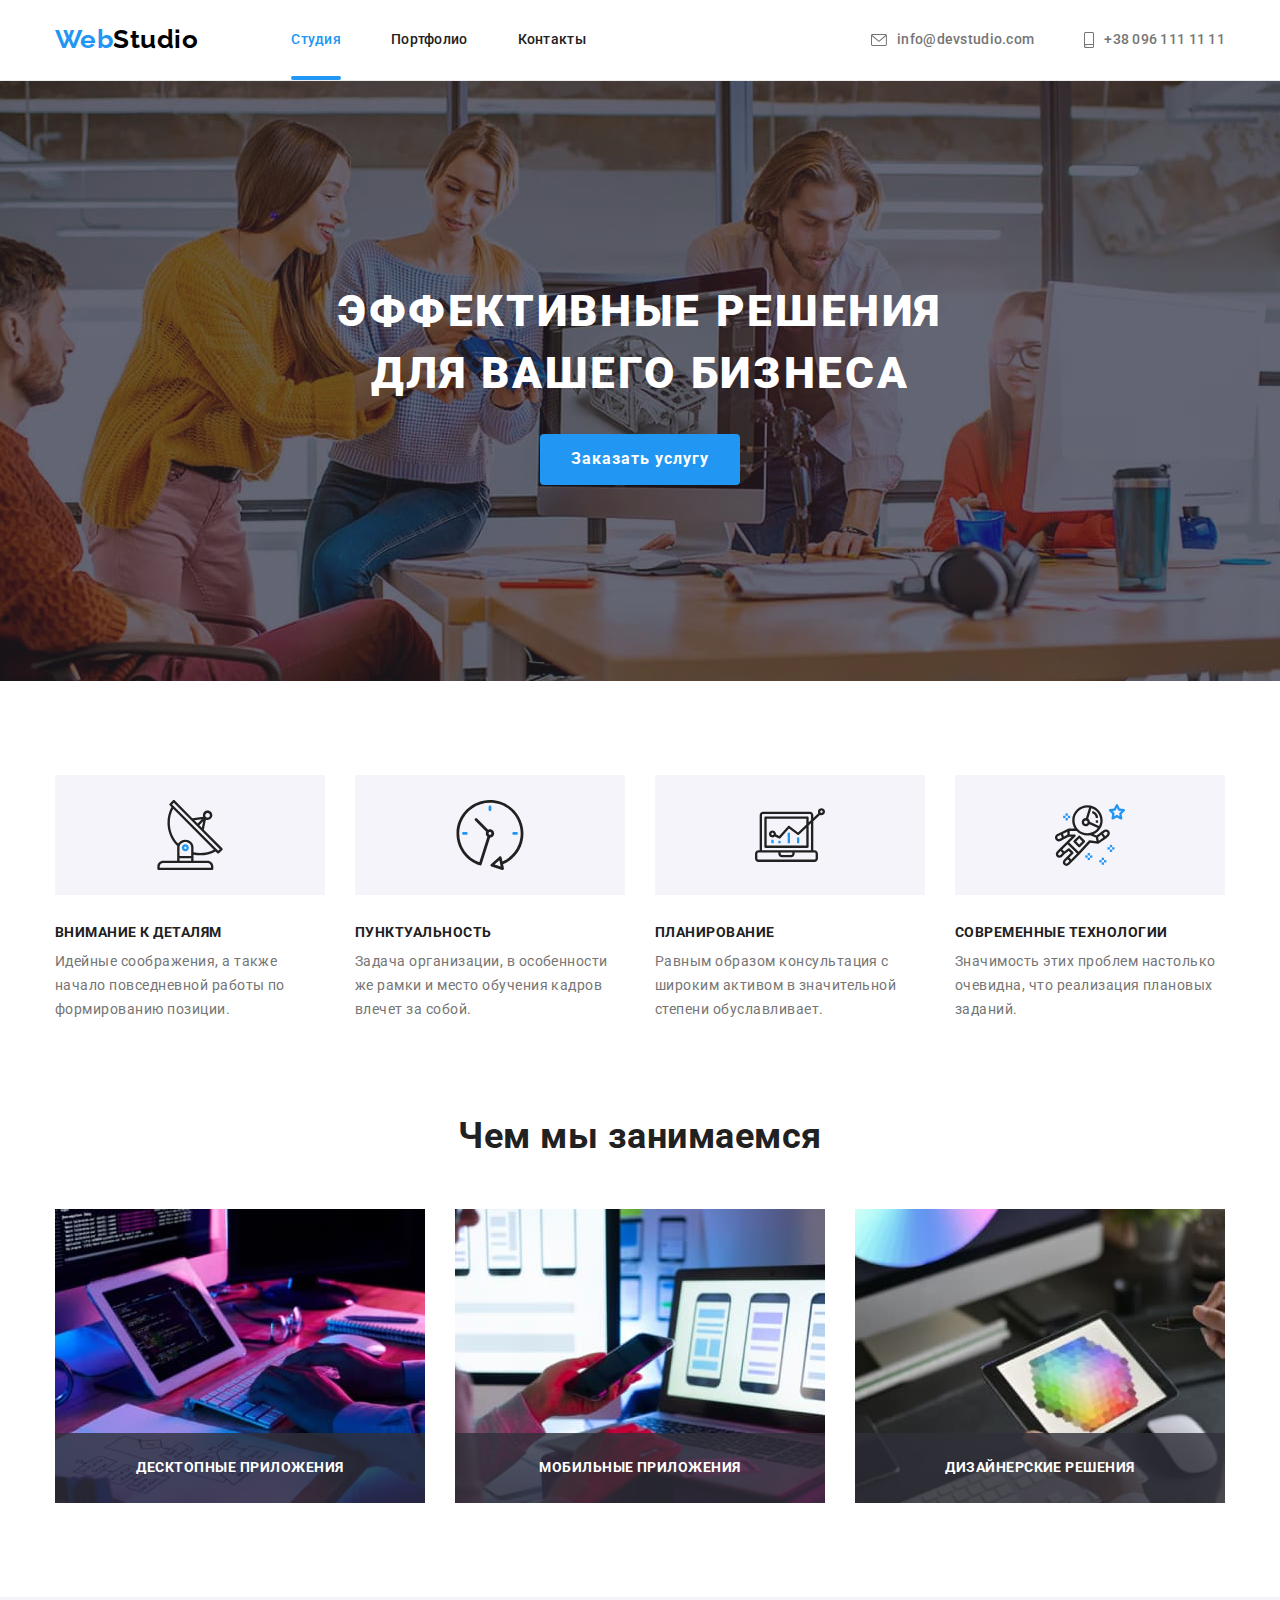
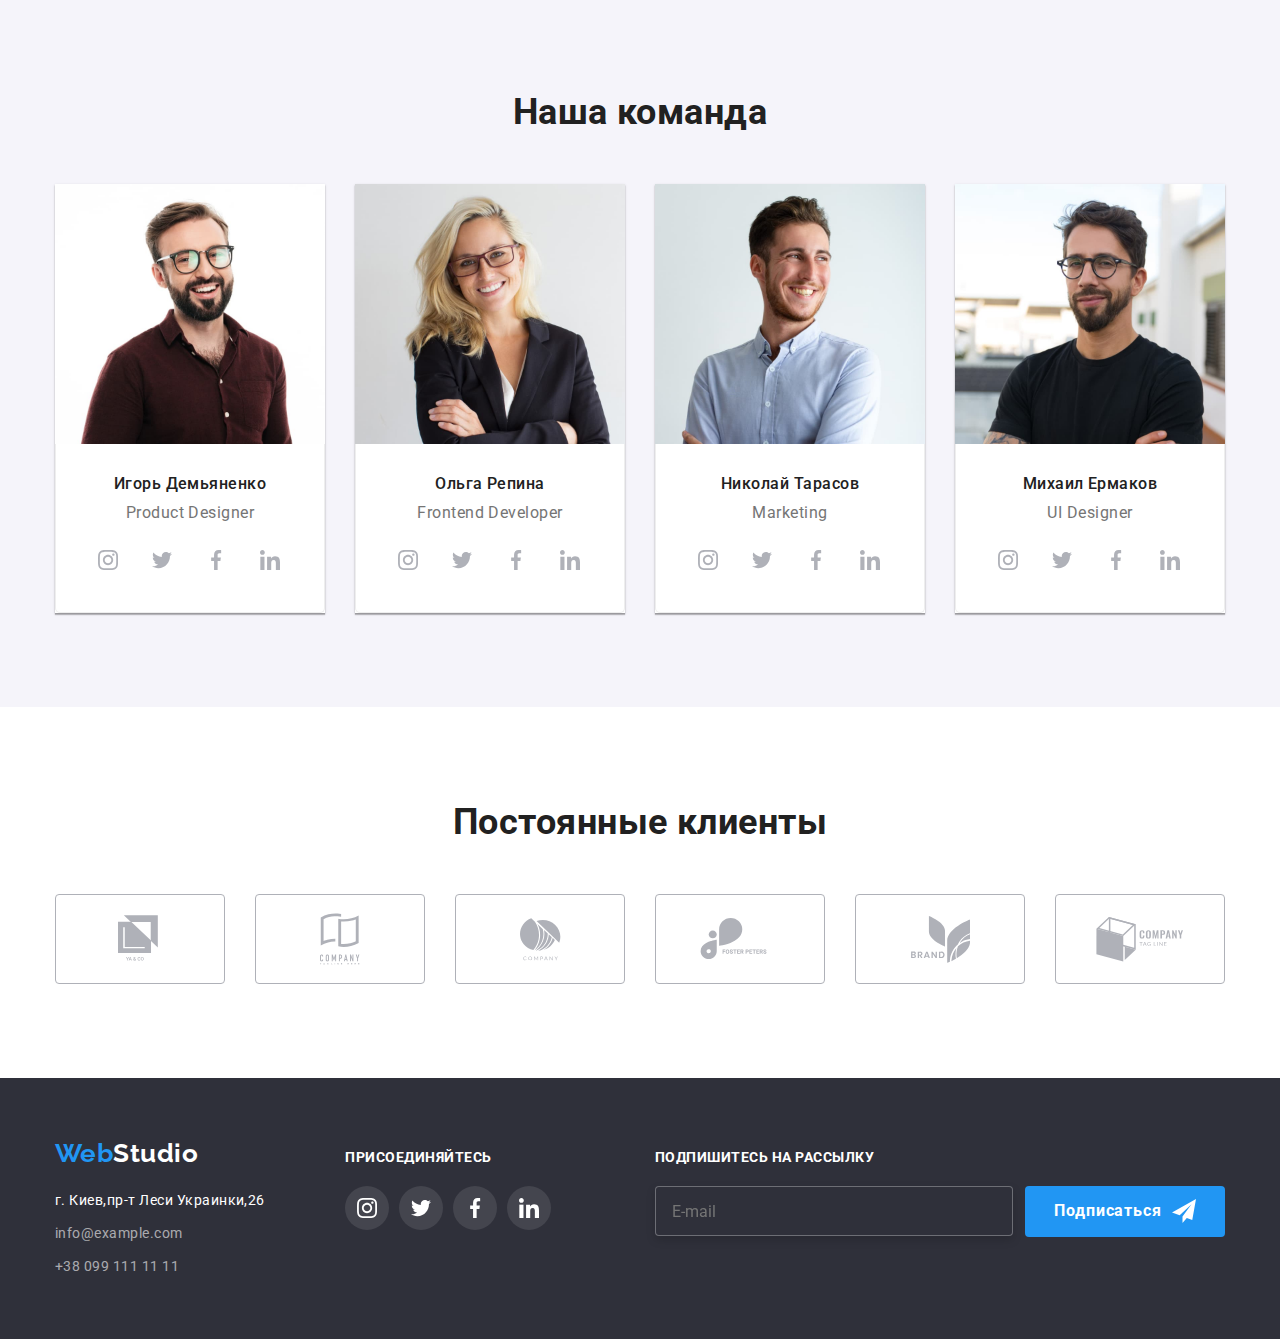
<file: index.html>
<!DOCTYPE html>
<html lang="ru">
<head>
    <meta charset="UTF-8">
    <meta name="viewport" content="width=device-width, initial-scale=1.0">
    <title>WebStudio</title>
    <link rel="preconnect" href="https://fonts.gstatic.com">

    <link href="https://fonts.googleapis.com/css2?family=Raleway:wght@700&family=Roboto:wght@400;500;700;900&display=swap" rel="stylesheet">
   
    <link rel="stylesheet" href="./css/main.min.css">
</head>
<body>
    
<header class="header">
    
        <div class="container header-main"> 
              <nav class="menu-nav" >
                    <a href="./index.html" ><span class="web">Web</span><span class="studio">Studio</span> </a>
                    <ul class="site-nav " >
                       <li> 
                           <a class="site-nav__link current" href="./index.html"> Студия</a>
                       </li>
                       <li> 
                           <a class="site-nav__link" href="./portfolio.html"> Портфолио</a>
                       </li>
                       <li> <a class="site-nav__link" href=""> Контакты</a></li>
                   </ul>
              </nav>
   
                <ul class="auth-nav list">
                    <li> 
                       
                        <a class="auth-nav__contact " href="info@devstudio.com"> 
                            
                            <svg width="16px" height="12px" class="envelope">
                            <use href="./images/icon/sprinte.svg#icon-envelope"></use>
                        </svg> info@devstudio.com</a>
                   </li>
                    <li> 
                        
                        <a class="auth-nav__contact " href=" +380961111111"> 

                            <svg width="10px" height="16px" class="smartphone">
                            <use href="./images/icon/sprinte.svg#icon-smartphone"></use>
                        </svg> +38 096 111 11 11</a>
                    </li>
               </ul>
         </div>
</header>

<main>
     <!--Блок герой (Баннер)-->
    <section class="section-hero big-banner">

        <div class="container ">
            
         <h1 class="section-hero__maim-title">Эффективные решения для вашего бизнеса</h1>
         <button data-open-modal class="big-button" type="button">Заказать услугу</button>
            
        </div>
        
    </section>
    <!--Почему именно мы-->
    <section class="section-title" >
        <div class="container">
            <ul class="advantage" >
                <li>
                    <div class=" advantage__item ">
                        <svg  width="70" height="70" >
                            <use href="./images/icon/sprinte.svg#icon-antenna-1"></use>
                        </svg>
                    </div>
                    <h3 class="advantage__small-title">Внимание к деталям</h3>
                    <p class="advantage__secion-text">Идейные соображения, а также <br> начало повседневной работы по<br> формированию позиции.</p>
                </li>
                <li> 
                    <div class=" advantage__item ">
                        <svg  width="70" height="70">
                            <use href="./images/icon/sprinte.svg#icon-clock-1"></use>
                        </svg>
                    </div>
                    <h3 class="advantage__small-title">Пунктуальность</h3>
                    <p class="advantage__secion-text">Задача организации, в особенности<br> же рамки и место обучения кадров <br> влечет за собой.</p>
                </li>
                <li >
                    <div class=" advantage__item  ">
                        <svg  width="70" height="70">
                            <use href="./images/icon/sprinte.svg#icon-diagram-1"></use>
                    </svg>
                </div>
                <h3 class="advantage__small-title">Планирование</h3>
                <p class="advantage__secion-text">Равным образом консультация с <br> широким активом в значительной <br> степени обуславливает.</p>
            </li>
            <li >
                <div class=" advantage__item  ">
                    <svg  width="70" height="70">
                        <use href="./images/icon/sprinte.svg#icon-astronaut-1"></use>
                    </svg>
                </div>
                <h3 class="advantage__small-title">Современные технологии</h3>
                <p class="advantage__secion-text">Значимость этих проблем настолько <br>  очевидна, что реализация плановых <br>  заданий.</p>
            </li>
        </ul>
    </div>
</section>

<!--Чем мы занимаемся-->
<section class="section-doing">
    <div class="container">
        <h2 class="title">Чем мы занимаемся</h2>
        
        <ul class="unites">
            <li class="unites__big-img">
                
                <img src="./images/box1.jpg" alt="" width="370">
                <p class="unites__subtitle">Десктопные приложения</p>
                
            </li>
            <li class="unites__big-img">
                
                <img src="./images/box2.jpg" alt="" width="370"> 
                <p class="unites__subtitle ">Мобильные приложения</p>
            </li>
            <li class="unites__big-img">
                
                <img src="./images/box3.jpg" alt="" width="370">
                <p class="unites__subtitle" >Дизайнерские решения</p>
            </li>
            
        </ul>
    </div>
</section>

<!--Наша команда-->
<section class="section-command">
    <div class="container">

        <h2 class="title" >Наша команда</h2>

        <ul class="employees">
            <li class="employees__item">
                <img src="./images/img.jpg" alt="" width="270" >

                <div class="employees__desc">
                    <h3 class="employees__name">Игорь Демьяненко</h3>
                    <p class="employees__profession">Product Designer</p>
                    
                    <ul class="social">
                        <li >
                            <a  class="social__link" href="">
                                <svg class="social__icon" width="20" height="20" >
                                    <use href="./images/icon/sprinte.svg#icon-instagram-2"></use>
                                </svg>
                            </a>
                        </li>
                        <li >
                            <a class="social__link"  href="">
                                <svg class="social__icon" width="20" height="20">
                                    <use  href="./images/icon/sprinte.svg#icon-twitter-1"></use>
                                </svg>
                            </a>
                        </li>
                        <li >
                            <a class="social__link" href="">
                                <svg class="social__icon" width="20" height="20"> 
                                    <use  href="./images/icon/sprinte.svg#icon-facebook-1"></use>
                                </svg>
                            </a>
                        </li>
                        <li >
                            <a class="social__link" href="">
                                 <svg class="social__icon" width="20" height="20">
                                    <use  href="./images/icon/sprinte.svg#icon-linkedin-1"></use>
                                 </svg>
                            </a>
                        </li>
                    </ul>
                 </div>
                           
            </li>

                       <li class="employees__item"> 
                           <img src="./images/img1.jpg" alt="" width="270">

                           <div class="employees__desc">
                               <h3 class="employees__name">Ольга Репина</h3>
                               <p class="employees__profession">Frontend Developer</p>

                               <ul class="social">
                                   <li >
                                       <a  class="social__link" href="">
                                        <svg class="social__icon" width="20" height="20" >
                                            <use href="./images/icon/sprinte.svg#icon-instagram-2"></use>
                                        </svg>
                                    </a>
                                </li>
                                <li>
                                    <a class="social__link"  href="">
                                        <svg class="social__icon" width="20" height="20">
                                            <use  href="./images/icon/sprinte.svg#icon-twitter-1"></use>
                                        </svg>
                                    </a>
                                </li>
                                <li>
                                    <a class="social__link" href="">
                                        <svg class="social__icon" width="20" height="20"> 
                                            <use  href="./images/icon/sprinte.svg#icon-facebook-1"></use>
                                        </svg>
                                    </a>
                                </li>
                                <li>
                                    <a class="social__link" href="">
                                        <svg class="social__icon" width="20" height="20">
                                            <use  href="./images/icon/sprinte.svg#icon-linkedin-1"></use>
                                        </svg>
                                    </a>
                                </li>
                            </ul>
                           </div>
                        </li>

                        <li class="employees__item">
                            <img src="./images/img2.jpg" alt="" width="270">

                            <div class="employees__desc">
                                <h3 class="employees__name">Николай Тарасов</h3>
                                   <p class="employees__profession">Marketing</p>

                                   <ul class="social">
                                       <li>
                                           <a  class="social__link" href="">
                                               <svg class="social__icon" width="20" height="20" >
                                                   <use href="./images/icon/sprinte.svg#icon-instagram-2"></use>
                                            </svg>
                                        </a>
                                    </li>
                                    <li>
                                        <a class="social__link"  href="">
                                            <svg class="social__icon" width="20" height="20">
                                                <use  href="./images/icon/sprinte.svg#icon-twitter-1"></use>
                                            </svg>
                                        </a>
                                    </li>
                                    <li>
                                        <a class="social__link" href="">
                                            <svg class="social__icon" width="20" height="20"> 
                                                <use  href="./images/icon/sprinte.svg#icon-facebook-1"></use>
                                            </svg>
                                        </a>
                                    </li>
                                    <li>
                                        <a class="social__link" href="">
                                            <svg class="social__icon" width="20" height="20">
                                                <use  href="./images/icon/sprinte.svg#icon-linkedin-1"></use>
                                            </svg>
                                        </a>
                                    </li>
                                </ul>
                             </div>
                            </li>

                            <li class="employees__item">
                               <img src="./images/img3.jpg" alt="" width="270" >

                           <div class="employees__desc">
                               <h3 class="employees__name">Михаил Ермаков</h3>
                               <p class="employees__profession">UI Designer</p>

                               <ul class="social">
                                <li>
                                    <a  class="social__link" href="">
                                        <svg class="social__icon" width="20" height="20" >
                                            <use href="./images/icon/sprinte.svg#icon-instagram-2"></use>
                                     </svg>
                                 </a>
                             </li>
                             <li>
                                 <a class="social__link"  href="">
                                     <svg class="social__icon" width="20" height="20">
                                         <use  href="./images/icon/sprinte.svg#icon-twitter-1"></use>
                                     </svg>
                                 </a>
                             </li>
                             <li>
                                 <a class="social__link" href="">
                                     <svg class="social__icon" width="20" height="20"> 
                                         <use  href="./images/icon/sprinte.svg#icon-facebook-1"></use>
                                     </svg>
                                 </a>
                             </li>
                             <li>
                                 <a class="social__link" href="">
                                     <svg class="social__icon" width="20" height="20">
                                         <use  href="./images/icon/sprinte.svg#icon-linkedin-1"></use>
                                     </svg>
                                 </a>
                             </li>
                         </ul>
                             </div>
                            </li>
                        </ul>
                 
                    </div>
                    
</section>

<!--Постоянные клиенты-->
<section class="section-clients">
        <div  class="container">
                        <h2 class="title">Постоянные клиенты </h2>

            <ul class="clients">
                    <li>
                            <a  class="clients__link" href="">
                                <svg class="clients__icon" width="44" height="49">
                                    <use href="./images/icon/sprinte.svg#icon-logo-1"></use>
                                </svg>
                            </a>
                    </li>

                    <li>
                        <a class="clients__link" href="" >  
                            <svg class="clients__icon" width="40" height="52">
                                <use href="./images/icon/sprinte.svg#icon-logo-2"></use>
                        </svg>
                    </a>
                </li>

                <li>
                    <a class="clients__link" href="">
                        <svg class="clients__icon" width="41" height="43">
                            <use href="./images/icon/sprinte.svg#icon-logo-3"></use>
                        </svg>
                    </a>
                </li>

                <li>
                    <a class="clients__link" href="">
                        <svg class="clients__icon" width="80" height="42">
                            <use href="./images/icon/sprinte.svg#icon-logo-4"></use>
                        </svg>
                    </a>
                </li>
                 <li >
                     <a class="clients__link" href="">
                         <svg class="clients__icon" width="59" height="47">
                            <use href="./images/icon/sprinte.svg#icon-logo-5"></use>
                        </svg>
                    </a>
                </li>

                <li>
                    <a class="clients__link" href="">
                        <svg class="clients__icon" width="88" height="45">
                            <use href="./images/icon/sprinte.svg#icon-logo-6"></use>
                        </svg>
                    </a>
                </li>
            </ul>
        </div> 
 </section>
 </main>
    
    <footer class="footer">
        <!--Адресс и контакты  -->
        <div class="container "> 
            <div class="content-link">
                <a href="./index.html">
                    <span class="web">Web</span><span class="logo">Studio</span> 
                </a>
                <address>
                    <ul class="info">
                        <li> <a class="info__address" href="#">г. Киев,пр-т Леси Украинки,26</a></li>
                        <li> <a class="info__mail" href="info@example.com">info@example.com</a></li>
                        <li> <a class="info__tel" href="+380991111111">+38 099 111 11 11</a></li>
                    </ul>
                </address>
            </div>
            
            <!--Подписка на соц сети -->
            <div class="invoke-social">
                <p class="invoke">Присоединяйтесь</p>
                
                <ul class="social-footer">
                    
                    <li>
                        <a href="" class="social-footer__link">
                            <svg width="20px" height="20px"  class="social-footer__icon"> 
                                <use href="./images/icon/sprinte.svg#icon-instagram-2"></use>
                            </svg> 
                        </a>
                    </li>
                    
                    <li>
                        <a href="" class="social-footer__link">
                            <svg width="20px" height="20px"  class="social-footer__icon"> 
                                <use href="./images/icon/sprinte.svg#icon-twitter-1"></use>
                            </svg> 
                        </a>
                    </li>
                    
                    <li>
                        <a href="" class="social-footer__link">
                            <svg width="20px" height="20px"   class="social-footer__icon"> 
                                <use href="./images/icon/sprinte.svg#icon-facebook-1"></use>
                            </svg> 
                        </a>
                    </li>
                    
                    <li>
                        <a href="" class="social-footer__link">
                            <svg width="20px" height="20px"  class="social-footer__icon"> 
                                <use href="./images/icon/sprinte.svg#icon-linkedin-1"></use>
                            </svg> 
                        </a>
                    </li>
                    
                </ul>
            </div>
            
           <!--Подписка на рассылку-->
        
           <div>
                <p class="invoke">Подпишитесь на рассылку</p>
                    
                <form class="form-footer"> 

                <input class="form-footer__input"
                        type="text"
                        name="name"
                        placeholder="E-mail"/>

                        <button type="submit" class="big-button subscribe">Подписаться 
                            <svg width=24 height=24  class="icon-send">

                                <use href="./images/icon/sprinte.svg#icon-icon-send"></use>
                                        
                            </svg>
                        </button>
                                    
                </form>
           </div>
                            
                
        </div>
        
</footer>
                
                
    <!--Модальное окно с фоном-->
                <div class="modal-bgr is-hidden" data-backdrop>
                    <div class="modal-window">
                        <button data-close-modal class="btn-close" >
                            <svg  class="icon-close"  width=18px height=18px>
                                <use href="./images/icon/sprinte.svg#icon-close-black"></use>
                            </svg>
                        </button>
                
                        
                        <form class="form js-speaker-form" action="#" autocomplete="off">
                            <h2 class="title-form">Оставьте свои данные, мы вам перезвоним</h2>
                
                            <div class="form-field" >
                
                                <label class="form-field__label" >Имя</label>
                               <div class="form-input">
                                    <input type="text" name="name"  placeholder=" " />
                                        
                                    <svg class="form-input__icon" >
                                    <use href="./images/icon/icon-form.svg#icon-men"></use>
                                    </svg>
                                </div>
    
                
                
                                
                                <label class="form-field__label" > Телефон</label>
                                <div class="form-input">

                                    <input  type="tel" name="tel" placeholder=" " />
                
                                    <svg class="form-input__icon" >
                                        <use href="./images/icon/icon-form.svg#icon-tel"></use>
                                    </svg>
                                </div>
                                
                
                                <label class="form-field__label" > Почта</label>

                                <div  class="form-input">

                                    <input  type="email" name="mail" placeholder=" " />
                
                                    <svg class="form-input__icon" >
                                        <use href="./images/icon/icon-form.svg#icon-mail"></use>
                                    </svg>
                                </div>


                                <div class=" comment">
                                                
                                 <label class="comment__label" >Комментарий</label>
                                 <textarea name="comment" rows="5" cols="45" placeholder="Введите текст"></textarea>
                                </div>
                         </div>
                
                        <!--Checkbox-->
                            <label class="checkbox" > 
                               <input class="checkbox__input" type="checkbox" name="text-checkbox" value="agree" />

                               <span class="checkbox__text">Соглашаюсь с рассылкой и принимаю 

                                    <a href=""> Условия договора</a>
                                </span>
                            </label>
                         
                            <button type="submit" class="big-button">Отправить</button>
                        </form>
                        
                    </div>
                </div>
                  
                
                <script>
        const refs = {
          openModalBtn: document.querySelector("[data-open-modal]"),
          closeModalBtn: document.querySelector("[data-close-modal]"),
          backdrop: document.querySelector("[data-backdrop]"),
        };
  
        refs.openModalBtn.addEventListener("click", toggleModal);
        refs.closeModalBtn.addEventListener("click", toggleModal);
  
        refs.backdrop.addEventListener("click", logBackdropClick);
  
        function toggleModal() {
          refs.backdrop.classList.toggle("is-hidden");
        }
  
        function logBackdropClick() {
          console.log("Это клик в бекдроп");
        }
      </script>
       <script>
        (() => {
            document
                .querySelector('.js-speaker-form')
                .addEventListener('submit', e => {
                    e.preventDefault();
                    new FormData(e.currentTarget).forEach((value, name) =>
                        console.log(`${name}: ${value}`),
                    );
                    e.currentTarget.reset();
                });
        })();
    </script>
</body>
</html>
</file>
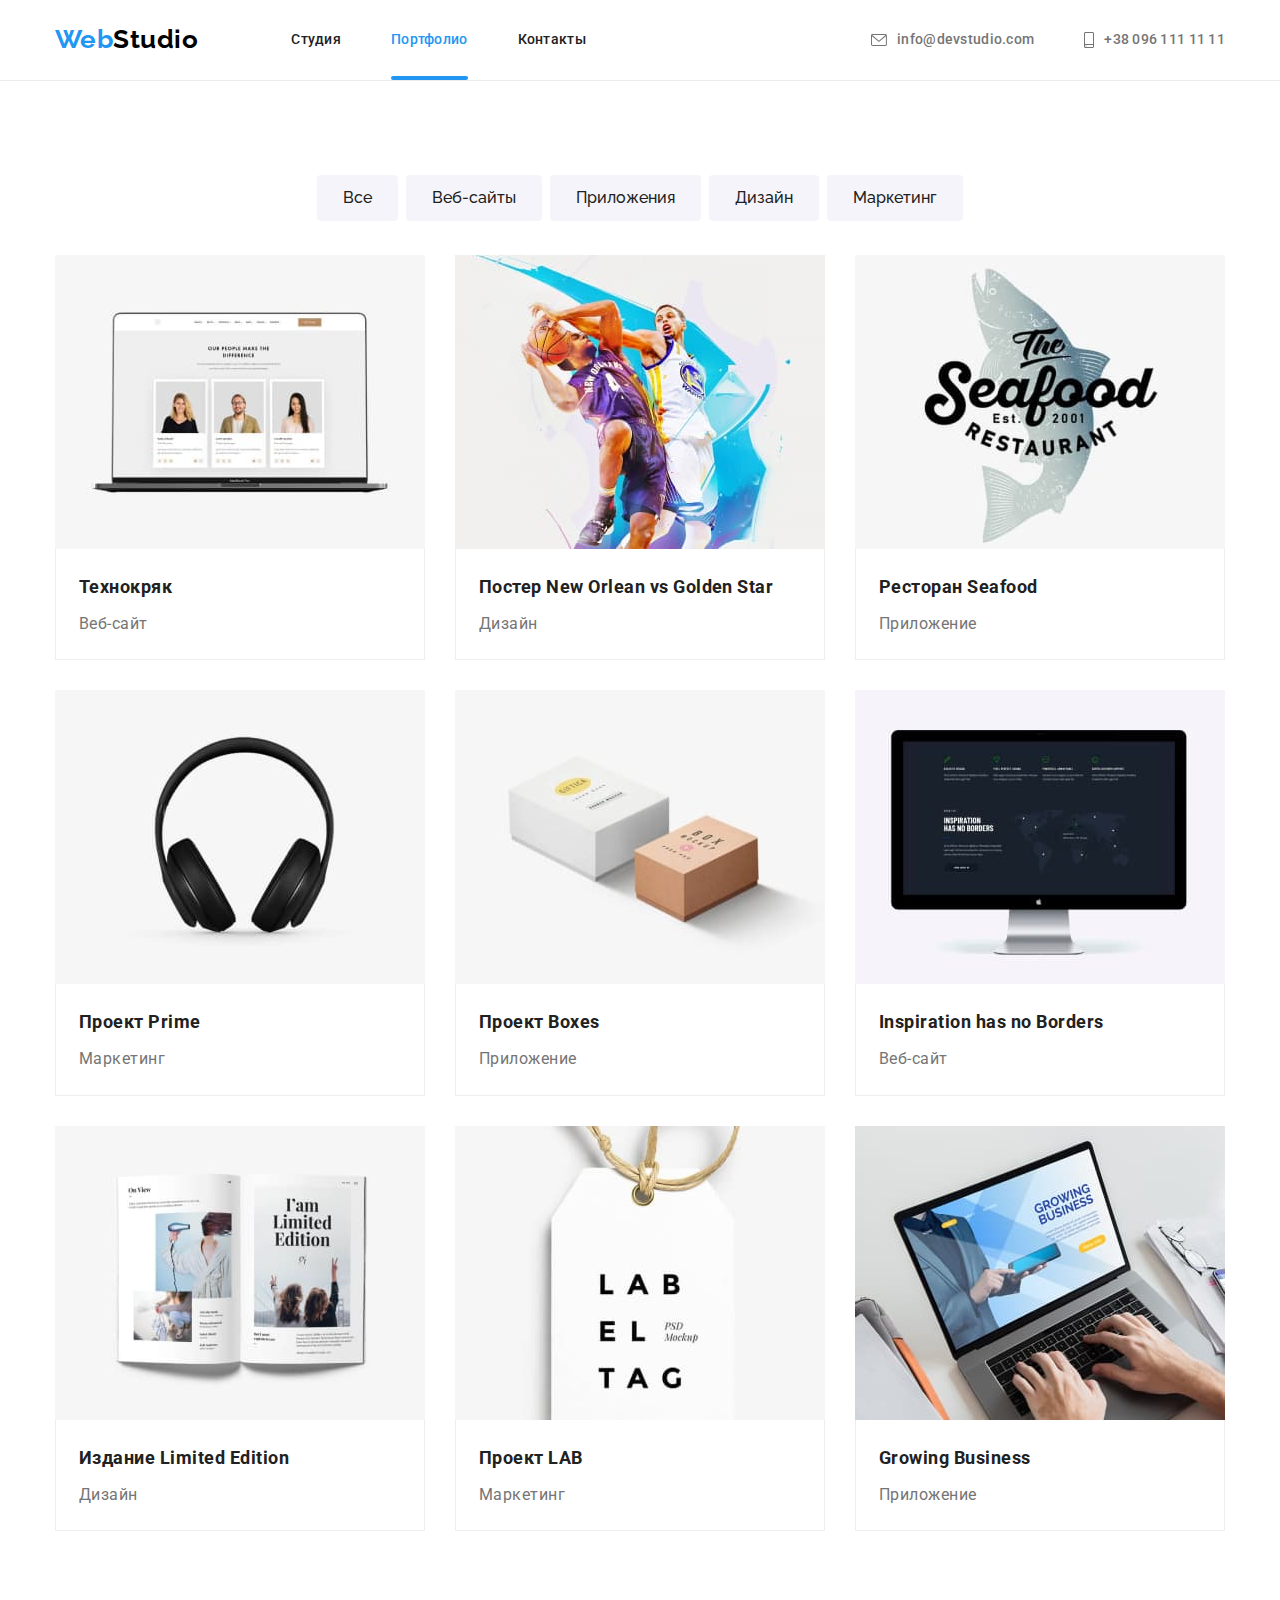
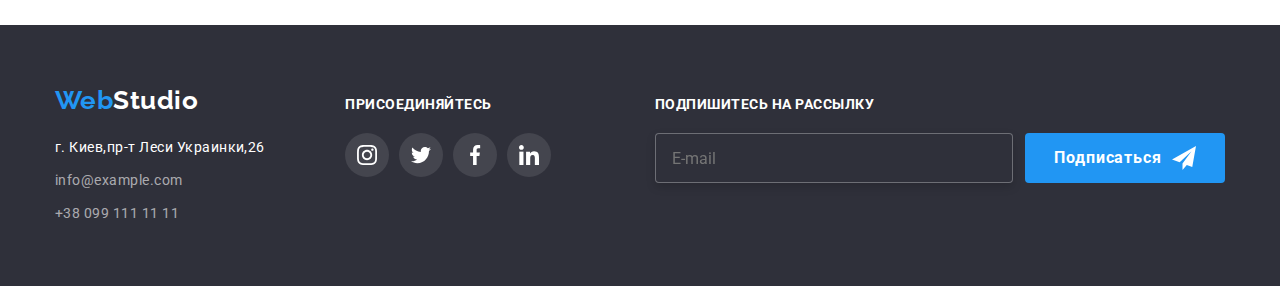
<file: portfolio.html>
<!DOCTYPE html>
<html lang="ru">
<head>
    <meta charset="UTF-8">
    <meta name="viewport" content="width=device-width, initial-scale=1.0">
    <title>WebStudio</title>
    <link rel="preconnect" href="https://fonts.gstatic.com">

    <link href="https://fonts.googleapis.com/css2?family=Raleway:wght@700&family=Roboto:wght@400;500;700;900&display=swap" rel="stylesheet">
   
    <link rel="stylesheet" href="./css/main.min.css">
</head>
<body>
    
<header class="header">
    
        <div class="container header-main"> 
              <nav class="menu-nav" >
                    <a href="./index.html" ><span class="web">Web</span><span class="studio">Studio</span> </a>
                    <ul class="site-nav " >
                       <li> 
                           <a class="site-nav__link " href="./index.html"> Студия</a>
                       </li>
                       <li> 
                           <a class="site-nav__link current" href="./portfolio.html"> Портфолио</a>
                       </li>
                       <li> <a class="site-nav__link" href=""> Контакты</a></li>
                   </ul>
              </nav>
   
                <ul class="auth-nav list">
                    <li> 
                       
                        <a class="auth-nav__contact " href="info@devstudio.com"> 
                            
                            <svg width="16px" height="12px" class="envelope">
                            <use href="./images/icon/sprinte.svg#icon-envelope"></use>
                        </svg> info@devstudio.com</a>
                   </li>
                    <li> 
                        
                        <a class="auth-nav__contact " href=" +380961111111"> 

                            <svg width="10px" height="16px" class="smartphone">
                            <use href="./images/icon/sprinte.svg#icon-smartphone"></use>
                        </svg> +38 096 111 11 11</a>
                    </li>
               </ul>
         </div>
</header>

<main>
<!--Катигории-->
<section class="category" >
    <div class="container">
        <!--<h1 class="category">Категории услуг</h1>-->
        <ul class="list-button">
            <li> <button class="list-button__buttons" type="button">Все</button> </li>
            <li> <button class="list-button__buttons" type="button">Веб-сайты</button></li>
            <li> <button class="list-button__buttons" type="button">Приложения</button></li>
            <li> <button class="list-button__buttons" type="button">Дизайн</button></li>
            <li> <button class="list-button__buttons" type="button">Маркетинг</button></li>
        </ul>
    
        
    
      <!--Все категории-->
     
        <ul class="portfolio">
            <li class="portfolio__list"> 
                <a class="portfolio__link" href=""> 

                    <div class="overlay-img">
                        <img src="./images/port1.jpg" alt="" width="370">

                        <div class="overlay ">
                            <p class="overlay__text" >
                                Технокряк это современная площадка распространения коронавируса. 
                                Компании используют эту платформу для цифрового шпионажа 
                                и атак на защищённые сервера конкурентов.
                            </p>
                        </div>
                   </div>
                    
                    <div class="card">
                        <h3 class="card__project">Технокряк</h3>
                        <p class="card__work">Веб-сайт</p>
                    </div>
                </a>
            </li>

            <li class="portfolio__list"> 
                <a class="portfolio__link" href="">

                    <div class="overlay-img">

                      <img src="./images/port2.jpg" alt="" width="370">

                            <div class="overlay ">
                                <p class="overlay__text" >
                                    Технокряк это современная площадка распространения коронавируса. 
                                    Компании используют эту платформу для цифрового шпионажа 
                                    и атак на защищённые сервера конкурентов.
                                </p>
                            </div>
                    </div>

                    <div class="card">
                        <h3 class="card__project">Постер New Orlean vs Golden Star</h3>
                        <p class="card__work">Дизайн</p>
                    </div>
                </a> 
            </li>

            <li class="portfolio__list"> 
                <a class="portfolio__link" href="">
                    <div class="overlay-img">

                        <img src="./images/port3.jpg" alt="" width="370">
                                <div class="overlay ">
                                    <p class="overlay__text" >
                                        Технокряк это современная площадка распространения коронавируса. 
                                        Компании используют эту платформу для цифрового шпионажа 
                                        и атак на защищённые сервера конкурентов.
                                    </p>
                                </div>
                    </div>

                    <div class="card">
                        <h3 class="card__project">Ресторан Seafood</h3>
                        <p class="card__work">Приложение</p>
                    </div>
                </a> 
            </li>

            <li class="portfolio__list"> 
                <a class="portfolio__link" href="">
                    <div class="overlay-img">

                        <img src="./images/port4.jpg" alt="" width="370">
                        <div class="overlay ">
                            <p class="overlay__text" >
                                Технокряк это современная площадка распространения коронавируса. 
                                Компании используют эту платформу для цифрового шпионажа 
                                и атак на защищённые сервера конкурентов.
                            </p>
                        </div>
                    </div>
                    
                    <div class="card">
                        <h3 class="card__project">Проект Prime</h3>
                        <p class="card__work">Маркетинг</p>
                    </div>
                </a>
            </li>

            <li class="portfolio__list"> 
                <a class="lportfolio__link" href="">

                    <div  class="overlay-img">

                        <img src="./images/port5.jpg" alt="" width="370">

                        <div class="overlay ">
                            <p class="overlay__text" >
                                Технокряк это современная площадка распространения коронавируса. 
                                Компании используют эту платформу для цифрового шпионажа 
                                и атак на защищённые сервера конкурентов.
                            </p>
                        </div>
                    </div>

                    <div class="card">
                        <h3 class="card__project">Проект Boxes</h3>
                        <p class="card__work">Приложение</p>
                    </div>
                </a> 
            </li>

            <li class="portfolio__list"> 
                <a class="portfolio__link" href="">

                    <div class="overlay-img">

                        <img src="./images/port6.jpg" alt="" width="370">

                        <div class="overlay ">
                            <p class="overlay__text" >
                                Технокряк это современная площадка распространения коронавируса. 
                                Компании используют эту платформу для цифрового шпионажа 
                                и атак на защищённые сервера конкурентов.
                            </p>
                        </div>
                    </div>

                    <div class="card">
                        <h3 class="card__project">Inspiration has no Borders</h3>
                        <p class="card__work">Веб-сайт</p>
                    </div>
                </a>
            </li>

            <li class="portfolio__list"> 
                <a class="portfolio__link" href="">

                    <div class="overlay-img">
                        <img src="./images/port7.jpg" alt="" width="370">

                        <div class="overlay ">
                            <p class="overlay__text" >
                                Технокряк это современная площадка распространения коронавируса. 
                                Компании используют эту платформу для цифрового шпионажа 
                                и атак на защищённые сервера конкурентов.
                            </p>
                        </div>
                    </div>

                    <div class="card">
                        <h3 class="card__project">Издание Limited Edition</h3>
                        <p class="card__work">Дизайн</p>
                    </div>
                </a>
            </li>

            <li class="portfolio__list"> 
                <a class="portfolio__link" href="">
                    <div class="overlay-img">

                        <img src="./images/port8.jpg" alt="" width="370">
                        <div class="overlay ">
                            <p class="overlay__text" >
                                Технокряк это современная площадка распространения коронавируса. 
                                Компании используют эту платформу для цифрового шпионажа 
                                и атак на защищённые сервера конкурентов.
                            </p>
                        </div>
                    </div>
                    <div class="card"> 
                        <h3 class="card__project">Проект LAB</h3>
                        <p class="card__work">Маркетинг</p>
                    </div>                  
                </a> 
            </li>

            <li class="portfolio__list">
                <a class="portfolio__link" href="">

                    <div class="overlay-img">
                        <img src="./images/port9.jpg" alt="" width="370">

                        <div class="overlay ">
                            <p class="overlay__text" >
                                Технокряк это современная площадка распространения коронавируса. 
                                Компании используют эту платформу для цифрового шпионажа 
                                и атак на защищённые сервера конкурентов.
                            </p>
                        </div>
                    </div>
                    
                    <div class="card">
                        <h3 class="card__project">Growing Business</h3>
                        <p class="card__work">Приложение</p>
                    </div>
                </a> 
            </li>
        </ul>
    </div>
             
</section>

</main>

<footer class="footer">
    <!--Адресс и контакты  -->
    <div class="container "> 
        <div class="content-link">
            <a href="./index.html">
                <span class="web">Web</span><span class="logo">Studio</span> 
            </a>
            <address>
                <ul class="info">
                    <li> <a class="info__address" href="#">г. Киев,пр-т Леси Украинки,26</a></li>
                    <li> <a class="info__mail" href="info@example.com">info@example.com</a></li>
                    <li> <a class="info__tel" href="+380991111111">+38 099 111 11 11</a></li>
                </ul>
            </address>
        </div>
        
        <!--Подписка на соц сети -->
        <div class="invoke-social">
            <p class="invoke">Присоединяйтесь</p>
            
            <ul class="social-footer">
                
                <li>
                    <a href="" class="social-footer__link">
                        <svg width="20px" height="20px"  class="social-footer__icon"> 
                            <use href="./images/icon/sprinte.svg#icon-instagram-2"></use>
                        </svg> 
                    </a>
                </li>
                
                <li>
                    <a href="" class="social-footer__link">
                        <svg width="20px" height="20px"  class="social-footer__icon"> 
                            <use href="./images/icon/sprinte.svg#icon-twitter-1"></use>
                        </svg> 
                    </a>
                </li>
                
                <li>
                    <a href="" class="social-footer__link">
                        <svg width="20px" height="20px"   class="social-footer__icon"> 
                            <use href="./images/icon/sprinte.svg#icon-facebook-1"></use>
                        </svg> 
                    </a>
                </li>
                
                <li>
                    <a href="" class="social-footer__link">
                        <svg width="20px" height="20px"  class="social-footer__icon"> 
                            <use href="./images/icon/sprinte.svg#icon-linkedin-1"></use>
                        </svg> 
                    </a>
                </li>
                
            </ul>
        </div>
        
       <!--Подписка на рассылку-->
    
       <div>
            <p class="invoke">Подпишитесь на рассылку</p>
                
            <form class="form-footer"> 

            <input class="form-footer__input"
                    type="text"
                    name="name"
                    placeholder="E-mail"/>

                    <button type="submit" class="big-button subscribe">Подписаться 
                        <svg width=24 height=24  class="icon-send">

                            <use href="./images/icon/sprinte.svg#icon-icon-send"></use>
                                    
                        </svg>
                    </button>
                                
            </form>
       </div>
                        
            
    </div>
    
</footer>
</body>
</html>
</file>
<file: css/main.min.css>
/*! modern-normalize v1.0.0 | MIT License | https://github.com/sindresorhus/modern-normalize */*,*::before,*::after{box-sizing:border-box}:root{-moz-tab-size:4;tab-size:4}html{line-height:1.15;-webkit-text-size-adjust:100%}body{margin:0}body{font-family:system-ui,-apple-system,"Segoe UI",Roboto,Helvetica,Arial,sans-serif,"Apple Color Emoji","Segoe UI Emoji"}hr{height:0;color:inherit}abbr[title]{text-decoration:underline dotted}b,strong{font-weight:bolder}code,kbd,samp,pre{font-family:ui-monospace, SFMono-Regular, Consolas, 'Liberation Mono', Menlo, monospace;font-size:1em}small{font-size:80%}sub,sup{font-size:75%;line-height:0;position:relative;vertical-align:baseline}sub{bottom:-0.25em}sup{top:-0.5em}table{text-indent:0;border-color:inherit}button,input,optgroup,select,textarea{font-family:inherit;font-size:100%;line-height:1.15;margin:0}button,select{text-transform:none}button,[type='button'],[type='reset'],[type='submit']{-webkit-appearance:button}::-moz-focus-inner{border-style:none;padding:0}:-moz-focusring{outline:1px dotted ButtonText}:-moz-ui-invalid{box-shadow:none}legend{padding:0}progress{vertical-align:baseline}::-webkit-inner-spin-button,::-webkit-outer-spin-button{height:auto}[type='search']{-webkit-appearance:textfield;outline-offset:-2px}::-webkit-search-decoration{-webkit-appearance:none}::-webkit-file-upload-button{-webkit-appearance:button;font:inherit}summary{display:list-item}:root{--main-text-color:#212121;--accent-color:#2196F3;--text-color:#757575 ;--main-title-color: #FFFFFF;--studio-color--:#000000;--footer-hero-color:#2F303A;--background-color:#F5F4FA ;--contact-color:rgba(255, 255, 255, 0.6);--border-bottom-color:#ECECEC;--border-card-color:#eeeeee;--icon-fill-color:#afb1b8;--social-link-footer-background:rgba(255, 255, 255, 0.1);--title-big-img-background:rgba(47, 48, 58, 0.8);--overlay-background-color: rgba(33, 150, 243, 0.9)}body{background-color:var(--main-title-color);color:var(--main-text-color);font-family:Roboto,OpenSans;letter-spacing:0.03em}a{text-decoration:none;display:block}ul{list-style:none;margin:0;padding:0}img{display:block;max-width:100%;height:auto}.container{margin-left:auto;margin-right:auto;width:1200px;padding-left:15px;padding-right:15px}.header{padding-top:24px;border-bottom:1px solid var(--border-bottom-color)}.header-main{display:flex;align-items:center}.menu-nav{display:flex}.menu-nav>a{margin-right:93px}.web{display:inline-block;color:var(--accent-color);font-family:Raleway,OpenSans;font-weight:700;font-size:26px;line-height:1.2}.studio{color:var(--studio-color--);font-family:Raleway, OpenSans;font-weight:700;font-size:26px;line-height:1.2}.site-nav{display:flex}.site-nav li+li{margin-left:50px}.site-nav__link{position:relative;padding-top:8px;padding-bottom:32px;transition:color 250ms cubic-bezier(0.4, 0, 0.2, 1);color:var(--main-text-color);font-weight:500;font-size:14px;line-height:1.14;letter-spacing:0.02em}.site-nav__link.current::after{position:absolute;left:0;bottom:0;content:"";display:block;opacity:0;transition:opacity 250ms cubic-bezier(0.4, 0, 0.2, 1);width:100%;height:4px;background-color:var(--accent-color);border-radius:2px}.site-nav__link:hover::after,.site-nav__link:active::after,.site-nav__link.current::after{opacity:1}.site-nav__link:hover,.site-nav__link:active,.site-nav__link.current{color:var(--accent-color)}.auth-nav{display:flex;margin-left:auto}.auth-nav li+li{margin-left:50px}.auth-nav__contact{display:inline-flex;justify-content:center;align-items:center;padding-top:8px;padding-bottom:32px;transition:color 250ms cubic-bezier(0.4, 0, 0.2, 1);color:var(--text-color);font-weight:500;font-size:14px;line-height:1.14;letter-spacing:0.02em}.auth-nav__contact:hover,.auth-nav__contact:focus{color:var(--accent-color)}.envelope{margin-right:10px;fill:currentColor}.smartphone{margin-right:10px;fill:currentColor}.web{display:inline-block;color:var(--accent-color);font-family:Raleway,OpenSans;font-weight:700;font-size:26px;line-height:1.2}.studio{color:var(--studio-color--);font-family:Raleway, OpenSans;font-weight:700;font-size:26px;line-height:1.2}.logo{display:inline-block;color:var(--main-title-color);font-family:Raleway,OpenSans;font-weight:700;font-size:26px;line-height:1.2}.big-button{display:flex;align-items:center;justify-content:center;margin:0 auto;border:0 solid transparent;border-top-left-radius:4px;border-top-right-radius:4px;border-bottom-right-radius:4px;border-bottom-left-radius:4px;width:200px;padding:10px 28px 10px 28px;background-color:var(--accent-color);color:var(--main-title-color);font-family:Roboto,OpenSans;font-weight:700;font-size:16px;line-height:1.9;letter-spacing:0.06em;cursor:pointer}.section-hero{padding-top:200px;padding-bottom:200px;background-color:var(--footer-hero-color);text-align:center}.big-banner{max-width:1600px;height:600px;margin-left:auto;margin-right:auto;background-image:linear-gradient(to right, rgba(47,48,58,0.4), rgba(47,48,58,0.4)),url("../images/hero.jpg");background-size:cover;background-repeat:no-repeat;background-position:center}.section-hero__maim-title{margin:auto;margin-bottom:30px;width:696px;color:var(--main-title-color);font-weight:900;font-size:44px;line-height:1.4;text-align:center;letter-spacing:0.06em;text-transform:uppercase}.section-title{padding-top:94px;padding-bottom:94px}.advantage{display:flex}.advantage li+li{margin-left:30px}.advantage li{width:270px}.advantage__item{display:flex;height:120px;margin-bottom:30px;background-size:contain;background-repeat:no-repeat;background-position:center;background-color:var(--background-color);justify-content:center;align-items:center}.advantage__small-title{margin-top:0;margin-bottom:9px;color:var(--main-text-color);font-weight:700;font-size:14px;line-height:1.14;text-transform:uppercase}.advantage__secion-text{margin-top:0;margin-bottom:0;color:var(--text-color);font-size:14px;line-height:1.7}.section-doing{padding-bottom:94px}.title{margin-top:0px;margin-bottom:50px;color:var(--main-text-color);font-weight:700;font-size:36px;line-height:1.2;text-align:center}.unites{display:flex}.unites li+li{margin-left:30px}.unites__big-img{position:relative}.unites__subtitle{position:absolute;width:100%;bottom:0;margin:0;padding:27px;background-color:var(--title-big-img-background);color:var(--main-title-color);font-weight:700;font-size:14px;line-height:1.14;text-transform:uppercase;text-align:center}.section-command{padding-top:94px;padding-bottom:94px;background-color:var(--background-color)}.employees{display:flex}.employees li+li{margin-left:30px}.employees__item{width:270px;background:var(--main-title-color);box-shadow:0px 1px 3px rgba(0,0,0,0.12),0px 1px 1px rgba(0,0,0,0.14),0px 2px 1px rgba(0,0,0,0.2)}.employees__desc{padding:30px;border-right-width:1px;border-right-style:solid;border-right-color:var(--border-card-color);border-left-width:1px;border-left-style:solid;border-left-color:var(--border-card-color);border-bottom-width:1px;border-bottom-style:solid;border-bottom-color:var(--border-card-color);border-bottom-right-radius:5px;border-bottom-left-radius:5px;overflow:hidden}.employees__name{margin-top:0px;margin-bottom:10px;color:var(--main-text-color);font-weight:500;font-size:16px;line-height:1.2;text-align:center}.employees__profession{margin:0;color:var(--text-color);font-weight:400;font-size:16px;line-height:1.2;text-align:center}.social{display:flex;margin-top:16px}.social li+li{margin-left:10px}.social__link{width:44px;height:44px;transition:background-color 250ms cubic-bezier(0.4, 0, 0.2, 1),color 250ms cubic-bezier(0.4, 0, 0.2, 1);color:var(--icon-fill-color);display:inline-flex;justify-content:center;align-items:center;border-radius:50%}.social__link:hover,.social__link:focus,.social__link:hover,.social__link:focus{background-color:var(--accent-color);color:var(--main-title-color)}.social__icon{fill:currentColor}.section-clients{padding-top:94px;padding-bottom:94px}.clients li+li{margin-left:30px}.clients{display:flex}.clients__link{width:170px;height:90px;border:1px solid var(--icon-fill-color);box-sizing:border-box;border-radius:4px;transition:border-color 250ms cubic-bezier(0.4, 0, 0.2, 1),color 250ms cubic-bezier(0.4, 0, 0.2, 1);color:var(--icon-fill-color);display:inline-flex;justify-content:center;align-items:center}.clients__link:hover,.clients__link:focus{color:var(--accent-color);border-color:var(--accent-color)}.clients__icon{fill:currentColor}.footer{background-color:var(--footer-hero-color)}.footer .container{display:flex;justify-content:space-between;align-items:baseline;padding-top:60px;padding-bottom:60px}.content-link{margin-right:70px}.content-link>a{display:flex;margin-bottom:20px}.info li+li{margin-top:9px}.info__address{color:var(--main-title-color);font-style:normal;font-weight:400;font-size:14px;line-height:1.71}.info__mail{color:var(--contact-color);font-style:normal;font-size:14px;line-height:1.71}.info__tel{color:var(--contact-color);font-style:normal;font-size:14px;line-height:1.71}.invoke-social{margin-right:93px}.invoke{margin-top:0;margin-bottom:20px;color:var(--main-title-color);font-weight:700;font-size:14px;line-height:1.14;text-transform:uppercase}.social-footer{display:flex}.social-footer li+li{margin-left:10px}.social-footer__link{width:44px;height:44px;display:inline-flex;justify-content:center;align-items:center;transition:background-color 250ms cubic-bezier(0.4, 0, 0.2, 1);background-color:var(--social-link-footer-background);border-radius:50px}.social-footer__link:hover,.social-footer__link:focus{background-color:var(--accent-color)}.social-footer__icon{fill:var(--main-title-color)}.form-footer{display:flex}.form-footer__input{color:var(--main-title-color);padding-left:16px;width:358px;height:50px;border:1px solid rgba(255,255,255,0.3);box-sizing:border-box;filter:drop-shadow(0px 4px 4px rgba(0,0,0,0.15));border-radius:4px;background:var(--footer-hero-color)}.subscribe{margin-left:12px}.icon-send{margin-left:10px}.modal-bgr{position:fixed;top:0;left:0;width:100%;height:100%;background-color:rgba(0,0,0,0.2)}.modal-window{position:absolute;top:50%;left:50%;transform:translate(-50%, -50%);padding:40px;width:528px;height:581px;background:var(--main-title-color);box-shadow:0px 1px 3px rgba(0,0,0,0.12),0px 1px 1px rgba(0,0,0,0.14),0px 2px 1px rgba(0,0,0,0.2);border-radius:4px}.modal-bgr.is-hidden{visibility:hidden;pointer-events:none}.btn-close{position:absolute;top:8px;right:8px;width:30px;height:30px;background-color:var(--main-title-color);border:1px solid rgba(0,0,0,0.1);border-radius:50%;cursor:pointer}.icon-close{position:absolute;transform:translate(-50%, -50%)}.icon-close:hover{fill:var(--accent-color)}.title-form{margin-top:0;margin-bottom:12px;color:var(--main-text-color);font-weight:700;font-size:20px;line-height:1.2;text-align:center}.form-field{margin-bottom:20px}.form-field__label,.comment__label{display:block;margin-top:0;margin-bottom:4px;font-style:normal;font-weight:400;font-size:12px;line-height:1.16;letter-spacing:0.01em}.form-input{position:relative;margin-bottom:10px;color:var(--title-text-color);transition:color 250ms cubic-bezier(0.4, 0, 0.2, 1)}.form-input:focus-within{color:var(--accent-color)}.form-input input{width:100%;padding:10px 0 10px 42px;border:1px solid rgba(33,33,33,0.2);border-radius:4px;transition:border-color 250ms cubic-bezier(0.4, 0, 0.2, 1)}.form input:focus,.comment textarea:focus{border-color:var(--accent-color);cursor:pointer;outline:0}.form-input__icon{position:absolute;top:50%;left:12px;transform:translateY(-50%);width:18px;height:18px;fill:currentColor}.comment textarea{width:100%;padding:12px 16px;resize:none;border:1px solid rgba(33,33,33,0.2);border-radius:4px;transition:border-color 250ms cubic-bezier(0.4, 0, 0.2, 1)}.comment textarea::placeholder{font-size:14px;line-height:1.14;color:rgba(117,117,117,0.5)}.checkbox{display:flex;justify-content:center;align-items:center;margin-bottom:30px;cursor:pointer}.checkbox__input{position:absolute;width:1px;height:1px;margin:-1px;border:0;padding:0;clip:rect(0 0 0 0);overflow:hidden}.checkbox__text{display:flex;align-items:center;font-weight:400;font-size:14px;line-height:1.71;letter-spacing:0.03em;color:var(--text-color)}.checkbox__text::before{content:"";display:inline-block;margin-right:8px;width:16px;height:15px;background-image:url(../images/icon/cub.svg);background-size:contain;background-repeat:no-repeat;background-position:center}.checkbox__text a{margin-left:5px;color:var(--accent-color);text-decoration:underline}.checkbox__input:checked+.checkbox__text::before{background-color:var(--accent-color);background-image:url(../images/icon/check.svg);background-origin:border-box}.category{padding-top:94px;padding-bottom:94px}.list-button{display:flex;justify-content:center;margin-bottom:34px;min-width:611px}.list-button li+li{margin-left:8px}.list-button__buttons{padding:6px 22px;border:4px solid transparent;border-top-left-radius:4px;border-top-right-radius:4px;border-bottom-right-radius:4px;border-bottom-left-radius:4px;background:var(--background-color);transition:background-color 250ms cubic-bezier(0.4, 0, 0.2, 1),color 250ms cubic-bezier(0.4, 0, 0.2, 1),box-shadow 250ms cubic-bezier(0.4, 0, 0.2, 1);color:var(--main-text-color);font-family:Raleway, OpenSans;font-weight:500;font-size:16px;line-height:1.62;text-align:center}.list-button__buttons:hover,.list-button__buttons:focus{background-color:var(--accent-color);color:var(--main-title-color);box-shadow:0px 3px 1px rgba(0,0,0,0.1),0px 1px 2px rgba(0,0,0,0.08),0px 2px 2px rgba(0,0,0,0.12)}.portfolio{display:flex;flex-wrap:wrap}.portfolio__list{width:370px;margin-right:30px;margin-bottom:30px;transition:box-shadow 250ms cubic-bezier(0.4, 0, 0.2, 1)}.portfolio__list:nth-child(3n){margin-right:0}.portfolio__list:nth-last-child(-n+3){margin-bottom:0}.portfolio__link:hover{box-shadow:0px 1px 1px rgba(0,0,0,0.12),0px 4px 4px rgba(0,0,0,0.06),1px 4px 6px rgba(0,0,0,0.16)}.overlay-img{position:relative;overflow:hidden}.overlay{position:absolute;left:0;top:0;width:100%;height:100%;transform:translateY(100%);transition:transform 250ms cubic-bezier(0.4, 0, 0.2, 1)}.overlay::before{position:absolute;top:0;left:0;content:"";display:block;width:100%;height:100%;background-color:var(--overlay-background-color)}.overlay__text{position:absolute;top:63px;left:24px;margin:0;width:322px;height:168px;font-weight:400;font-size:18px;line-height:1.6;letter-spacing:0.03em;color:var(--main-title-color)}.portfolio__list:hover .overlay{transform:translateY(0%)}.card{padding:20px 23px;border-right-width:1px;border-right-style:solid;border-right-color:var(--border-card-color);border-left-width:1px;border-left-style:solid;border-left-color:var(--border-card-color);border-bottom-width:1px;border-bottom-style:solid;border-bottom-color:var(--border-card-color);background:var(--main-title-color)}.card__project{margin-top:0px;margin-bottom:4px;color:var(--main-text-color);font-size:18px;line-height:2}.card__work{margin:0;color:var(--text-color);font-weight:400;font-size:16px;line-height:1.9}
/*# sourceMappingURL=main.min.css.map */
</file>
